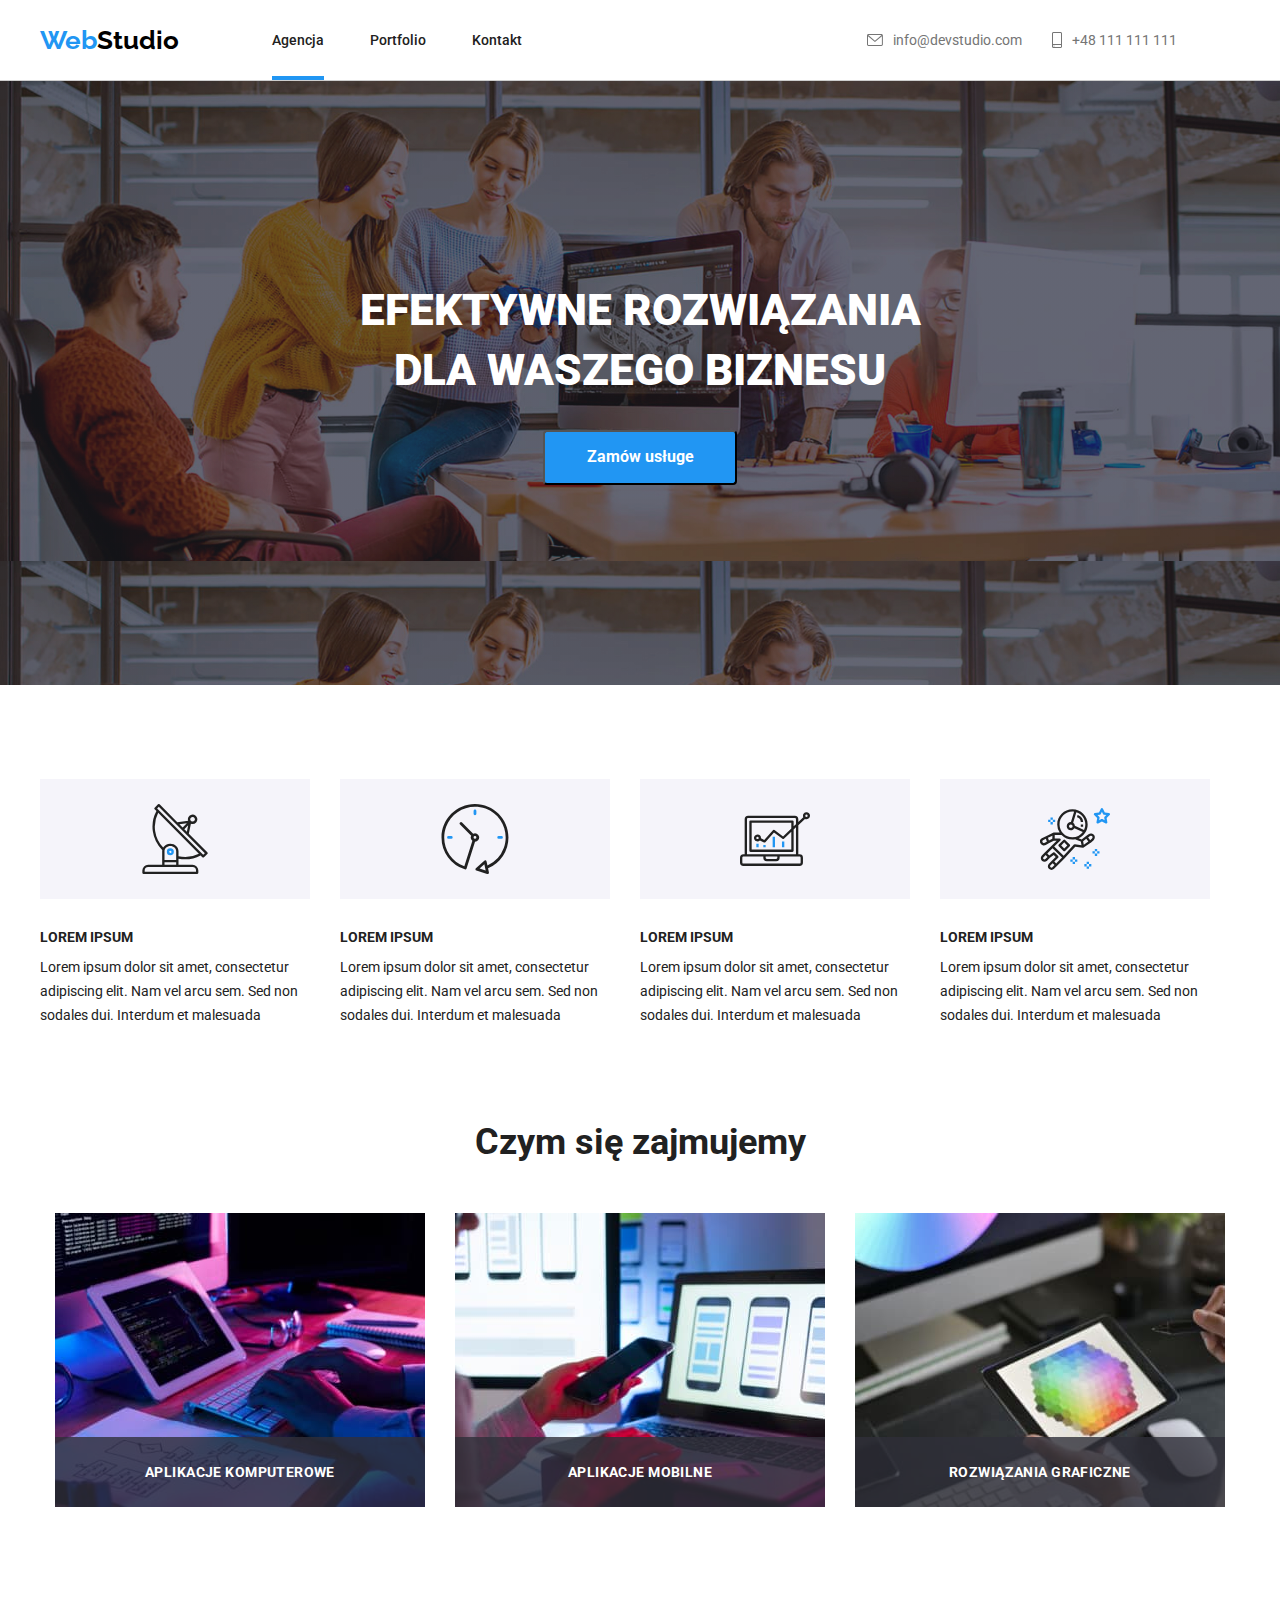
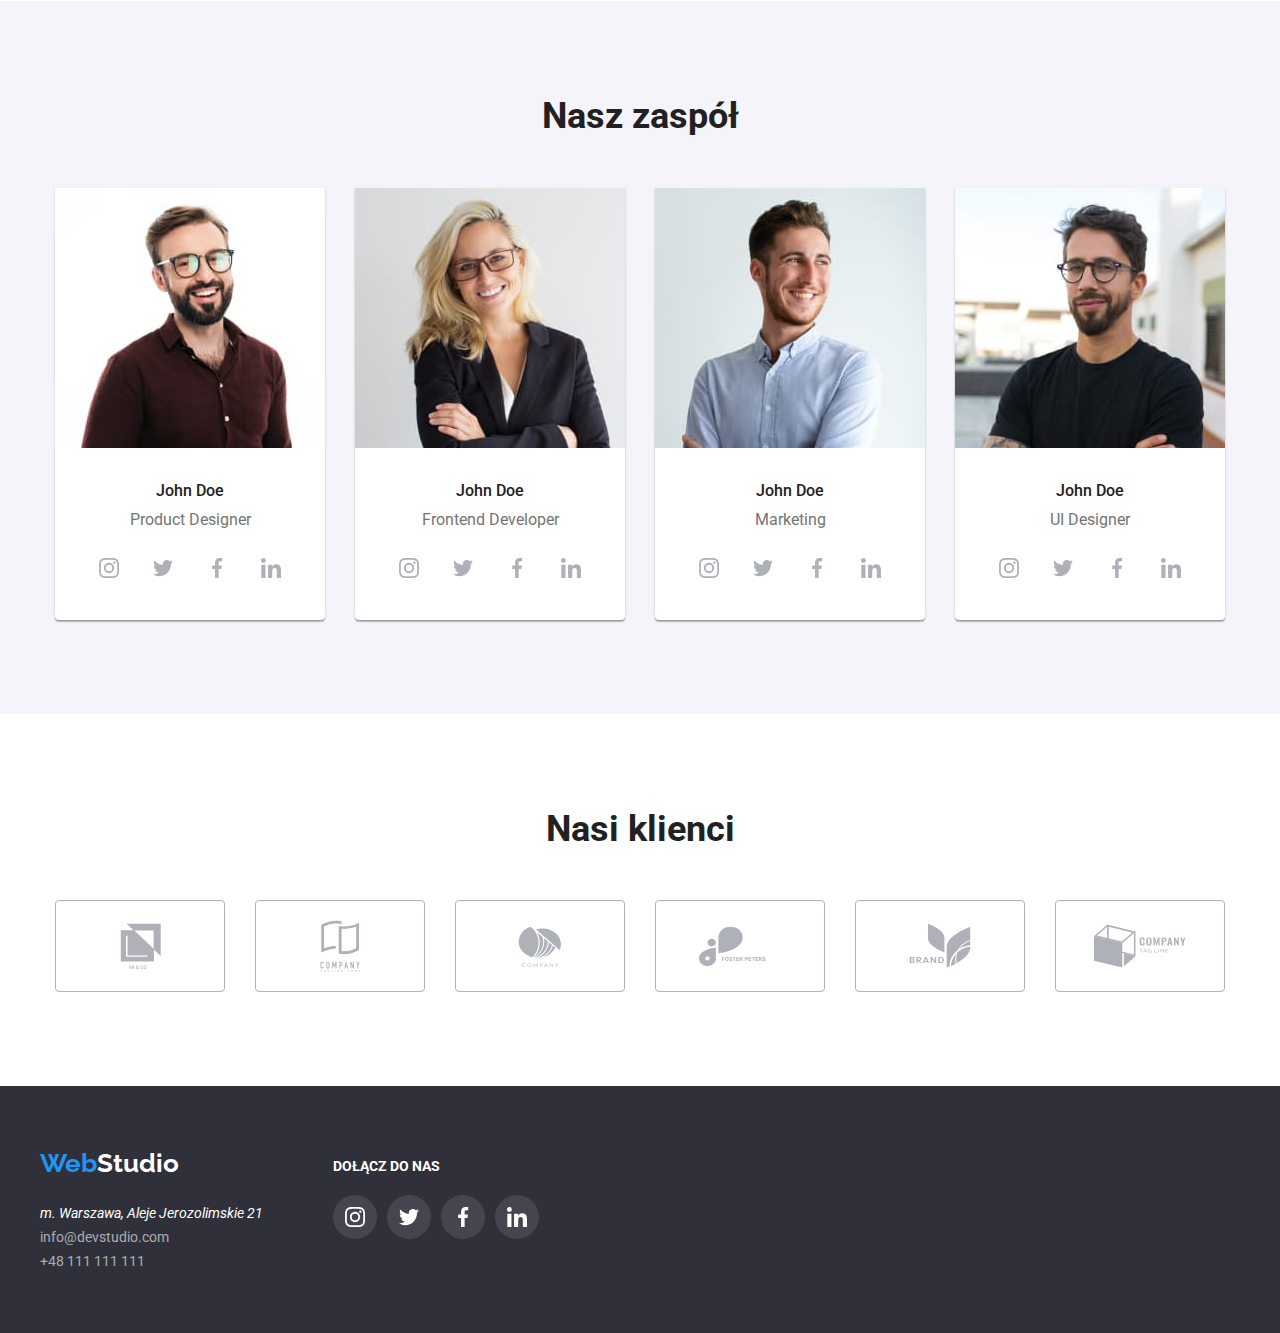
<file: index.html>
<!DOCTYPE html>
<html lang="en">
  <head>
    <meta charset="UTF-8" />
    <meta http-equiv="X-UA-Compatible" content="IE=edge" />
    <meta name="viewport" content="width=device-width, initial-scale=1.0" />
    <link rel="preconnect" href="https://fonts.googleapis.com" />
    <link rel="preconnect" href="https://fonts.gstatic.com" crossorigin />
    <link
      href="https://fonts.googleapis.com/css2?family=Raleway:wght@700&family=Roboto:wght@400;500;700;900&display=swap"
      rel="stylesheet"
    />
    <link rel="stylesheet" href="./css/modern-normalize.min.css" />
    <link rel="stylesheet" href="./css/styles.css" />
    <title>Studio</title>
  </head>
  <body>
    <header>
      <div class="container div-header">
        <a class="logo-header" href="./index.html"><span>Web</span>Studio</a>
        <nav>
          <ul class="navigation-list div-header">
            <li class="nav-border">
              <a class="navigation-item transition-element" href="./index.html"
                >Agencja</a
              >
            </li>
            <li>
              <a
                class="navigation-item transition-element"
                href="./portfolio.html"
                >Portfolio</a
              >
            </li>
            <li>
              <a class="navigation-item transition-element" href="">Kontakt</a>
            </li>
          </ul>
        </nav>
        <div class="div-contact">
          <div>
            <a
              class="contact transition-element"
              href="mailto:info@devstudio.com"
              ><svg
                class="contact-icon transition-element"
                width="16px"
                height="12px"
              >
                <use href="./images/icons.svg#icon-envelope"></use></svg
              >info@devstudio.com</a
            >
          </div>
          <div>
            <a class="contact transition-element" href="tel:info@devstudio.com"
              ><svg
                class="contact-icon transition-element"
                width="10px"
                height="16px"
              >
                <use href="./images/icons.svg#icon-smartphone"></use></svg
              >+48 111 111 111</a
            >
          </div>
        </div>
      </div>
    </header>
    <main>
      <section class="section-effective">
        <div class="effective-background">
          <div class="container order">
            <h1>
              EFEKTYWNE ROZWIĄZANIA<br />
              DLA WASZEGO BIZNESU
            </h1>
            <button data-modal-open class="button-order" type="button">
              Zamów usługe
            </button>
            <div data-modal class="backdrop is-hidden">
              <div class="modal transition-modal">
                <button class="modal-close" data-modal-close type="button">
                  <svg width="18px" height="18px">
                    <use href="./images/icons.svg#close-black"></use>
                  </svg>
                </button>
              </div>
            </div>
          </div>
        </div>
      </section>
      <section class="section">
        <div class="container">
          <ul class="list-whatwedo-text">
            <li>
              <div class="effective-icon-background">
                <svg width="70px" height="70px">
                  <use href="./images/icons.svg#icon-antenna-1"></use>
                </svg>
              </div>
              <h5>LOREM IPSUM</h5>
              <p>
                Lorem ipsum dolor sit amet, consectetur adipiscing elit. Nam vel
                arcu sem. Sed non sodales dui. Interdum et malesuada
              </p>
            </li>
            <li>
              <div class="effective-icon-background">
                <svg width="70px" height="70px">
                  <use href="./images/icons.svg#icon-clock-1"></use>
                </svg>
              </div>
              <h5>LOREM IPSUM</h5>
              <p>
                Lorem ipsum dolor sit amet, consectetur adipiscing elit. Nam vel
                arcu sem. Sed non sodales dui. Interdum et malesuada
              </p>
            </li>
            <li>
              <div class="effective-icon-background">
                <svg width="70px" height="70px">
                  <use href="./images/icons.svg#icon-diagram-1"></use>
                </svg>
              </div>
              <h5>LOREM IPSUM</h5>
              <p>
                Lorem ipsum dolor sit amet, consectetur adipiscing elit. Nam vel
                arcu sem. Sed non sodales dui. Interdum et malesuada
              </p>
            </li>
            <li>
              <div class="effective-icon-background">
                <svg width="70px" height="70px">
                  <use href="./images/icons.svg#icon-astronaut-1"></use>
                </svg>
              </div>
              <h5>LOREM IPSUM</h5>
              <p>
                Lorem ipsum dolor sit amet, consectetur adipiscing elit. Nam vel
                arcu sem. Sed non sodales dui. Interdum et malesuada
              </p>
            </li>
          </ul>
          <h2 class="headers-secondary">Czym się zajmujemy</h2>
          <ul class="list-whatwedo-picture">
            <li class="container-relative">
              <img
                src="./images/writting_on_keyboard.jpg"
                alt="Writting on keyboard"
                width="370"
                height="294"
              />
              <p class="label">APLIKACJE KOMPUTEROWE</p>
            </li>
            <li class="container-relative">
              <img
                src="./images/man_with_laptop.jpg"
                alt="Working with smartphone and laptop"
                width="370"
                height="294"
              />
              <p class="label">APLIKACJE MOBILNE</p>
            </li>
            <li class="container-relative">
              <img
                src="./images/tablet.jpg"
                alt="Tablet held in hand"
                width="370"
                height="294"
              />
              <p class="label">ROZWIĄZANIA GRAFICZNE</p>
            </li>
          </ul>
        </div>
      </section>
      <section class="section-team section">
        <div class="container">
          <h2 class="headers-secondary">Nasz zaspół</h2>
          <ul class="list-team">
            <li>
              <figure>
                <img
                  src="./images/designer.jpg"
                  alt="Jon Doe - Product Designer"
                  width="270"
                  height="260"
                />
                <figcaption class="team-figcaption">
                  <h4>John Doe</h4>
                  <p>Product Designer</p>
                  <div class="team-icon-list">
                    <a class="social-link transition-element" href="">
                      <svg
                        class="team-icon transition-element"
                        width="44px"
                        height="44px"
                      >
                        <use href="./images/icons.svg#icon-instagram-2"></use>
                      </svg>
                    </a>
                    <a class="social-link transition-element" href="">
                      <svg
                        class="team-icon transition-element"
                        width="44px"
                        height="44px"
                      >
                        <use href="./images/icons.svg#icon-twitter-1"></use>
                      </svg>
                    </a>
                    <a class="social-link transition-element" href="">
                      <svg
                        class="team-icon transition-element"
                        width="44px"
                        height="44px"
                      >
                        <use href="./images/icons.svg#icon-facebook-1"></use>
                      </svg>
                    </a>
                    <a class="social-link transition-element" href="">
                      <svg
                        class="team-icon transition-element"
                        width="44px"
                        height="44px"
                      >
                        <use href="./images/icons.svg#icon-linkedin-1"></use>
                      </svg>
                    </a>
                  </div>
                </figcaption>
              </figure>
            </li>
            <li>
              <figure>
                <img
                  src="./images/developer.jpg"
                  alt="Jon Doe - Frontend Developer"
                  width="270"
                  height="260"
                />
                <figcaption class="team-figcaption">
                  <h4>John Doe</h4>
                  <p>Frontend Developer</p>
                  <div class="team-icon-list">
                    <a class="social-link transition-element" href="">
                      <svg
                        class="team-icon transition-element"
                        width="44px"
                        height="44px"
                      >
                        <use href="./images/icons.svg#icon-instagram-2"></use>
                      </svg>
                    </a>
                    <a class="social-link transition-element" href="">
                      <svg
                        class="team-icon transition-element"
                        width="44px"
                        height="44px"
                      >
                        <use href="./images/icons.svg#icon-twitter-1"></use>
                      </svg>
                    </a>
                    <a class="social-link transition-element" href="">
                      <svg
                        class="team-icon transition-element"
                        width="44px"
                        height="44px"
                      >
                        <use href="./images/icons.svg#icon-facebook-1"></use>
                      </svg>
                    </a>
                    <a class="social-link transition-element" href="">
                      <svg
                        class="team-icon transition-element"
                        width="44px"
                        height="44px"
                      >
                        <use href="./images/icons.svg#icon-linkedin-1"></use>
                      </svg>
                    </a>
                  </div>
                </figcaption>
              </figure>
            </li>
            <li>
              <figure>
                <img
                  src="./images/marketing.jpg"
                  alt="Jon Doe - Marketing"
                  width="270"
                  height="260"
                />
                <figcaption class="team-figcaption">
                  <h4>John Doe</h4>
                  <p>Marketing</p>
                  <div class="team-icon-list transition-element">
                    <a class="social-link transition-element" href="">
                      <svg class="team-icon" width="44px" height="44px">
                        <use href="./images/icons.svg#icon-instagram-2"></use>
                      </svg>
                    </a>
                    <a class="social-link transition-element" href="">
                      <svg
                        class="team-icon transition-element"
                        width="44px"
                        height="44px"
                      >
                        <use href="./images/icons.svg#icon-twitter-1"></use>
                      </svg>
                    </a>
                    <a class="social-link transition-element" href="">
                      <svg
                        class="team-icon transition-element"
                        width="44px"
                        height="44px"
                      >
                        <use href="./images/icons.svg#icon-facebook-1"></use>
                      </svg>
                    </a>
                    <a class="social-link transition-element" href="">
                      <svg
                        class="team-icon transition-element"
                        width="44px"
                        height="44px"
                      >
                        <use href="./images/icons.svg#icon-linkedin-1"></use>
                      </svg>
                    </a>
                  </div>
                </figcaption>
              </figure>
            </li>
            <li>
              <figure>
                <img
                  src="./images/ui_designer.jpg"
                  alt="Jon Doe - UI Designer"
                  width="270"
                  height="260"
                />
                <figcaption class="team-figcaption">
                  <h4>John Doe</h4>
                  <p>UI Designer</p>
                  <div class="team-icon-list">
                    <a class="social-link transition-element" href="">
                      <svg
                        class="team-icon transition-element"
                        width="44px"
                        height="44px"
                      >
                        <use href="./images/icons.svg#icon-instagram-2"></use>
                      </svg>
                    </a>
                    <a class="social-link transition-element" href="">
                      <svg
                        class="team-icon transition-element"
                        width="44px"
                        height="44px"
                      >
                        <use href="./images/icons.svg#icon-twitter-1"></use>
                      </svg>
                    </a>
                    <a class="social-link transition-element" href="">
                      <svg
                        class="team-icon transition-element"
                        width="44px"
                        height="44px"
                      >
                        <use href="./images/icons.svg#icon-facebook-1"></use>
                      </svg>
                    </a>
                    <a class="social-link transition-element" href="">
                      <svg
                        class="team-icon transition-element"
                        width="44px"
                        height="44px"
                      >
                        <use href="./images/icons.svg#icon-linkedin-1"></use>
                      </svg>
                    </a>
                  </div>
                </figcaption>
              </figure>
            </li>
          </ul>
        </div>
      </section>
      <section class="section">
        <div class="container">
          <h2 class="headers-secondary">Nasi klienci</h2>
          <div class="list-clients">
            <a class="client-link transition-element" href=""
              ><svg
                class="client-icon transition-element"
                width="41px"
                height="46.7px"
              >
                <use href="./images/icons.svg#icon-group"></use></svg
            ></a>

            <a class="client-link transition-element" href=""
              ><svg
                class="client-icon transition-element"
                width="40px"
                height="52px"
              >
                <use href="./images/icons.svg#icon-group-1"></use></svg
            ></a>

            <a class="client-link transition-element" href=""
              ><svg
                class="client-icon transition-element"
                width="43.46px"
                height="41.18px"
              >
                <use href="./images/icons.svg#icon-group-2"></use></svg
            ></a>
            <a class="client-link transition-element" href=""
              ><svg
                class="client-icon transition-element"
                width="84.44px"
                height="40.62"
              >
                <use href="./images/icons.svg#icon-group-3"></use></svg
            ></a>

            <a class="client-link transition-element" href=""
              ><svg
                class="client-icon transition-element"
                width="62.54px"
                height="45.43px"
              >
                <use href="./images/icons.svg#icon-group-4"></use></svg
            ></a>

            <a class="client-link transition-element" href=""
              ><svg
                class="client-icon transition-element"
                width="93.79px"
                height="43.93px"
              >
                <use href="./images/icons.svg#icon-group-5"></use></svg
            ></a>
          </div>
        </div>
      </section>
    </main>
    <footer class="footer-address">
      <div class="container">
        <div>
          <a class="logo-footer" href="./index.html"><span>Web</span>Studio</a>
          <address>m. Warszawa, Aleje Jerozolimskie 21</address>
          <div>
            <a
              class="contact transition-element"
              href="mailto:info@devstudio.com"
              >info@devstudio.com</a
            ><br />
            <a class="contact transition-element" href="tel:info@devstudio.com"
              >+48 111 111 111</a
            >
          </div>
        </div>

        <div class="footer-socials">
          <div>
            <h5>DOŁĄCZ DO NAS</h5>
            <div class="footer-icon-list">
              <a class="social-link footer-link transition-element" href="">
                <svg class="footer-icon" width="44px" height="44px">
                  <use href="./images/icons.svg#icon-instagram-2"></use>
                </svg>
              </a>
              <a class="social-link footer-link transition-element" href="">
                <svg class="footer-icon" width="44px" height="44px">
                  <use href="./images/icons.svg#icon-twitter-1"></use>
                </svg>
              </a>
              <a class="social-link footer-link transition-element" href="">
                <svg class="footer-icon" width="44px" height="44px">
                  <use href="./images/icons.svg#icon-facebook-1"></use>
                </svg>
              </a>
              <a class="social-link footer-link transition-element" href="">
                <svg class="footer-icon" width="44px" height="44px">
                  <use href="./images/icons.svg#icon-linkedin-1"></use>
                </svg>
              </a>
            </div>
          </div>
        </div>
      </div>
    </footer>
    <script src="./js/modal.js"></script>
  </body>
</html>
</file>
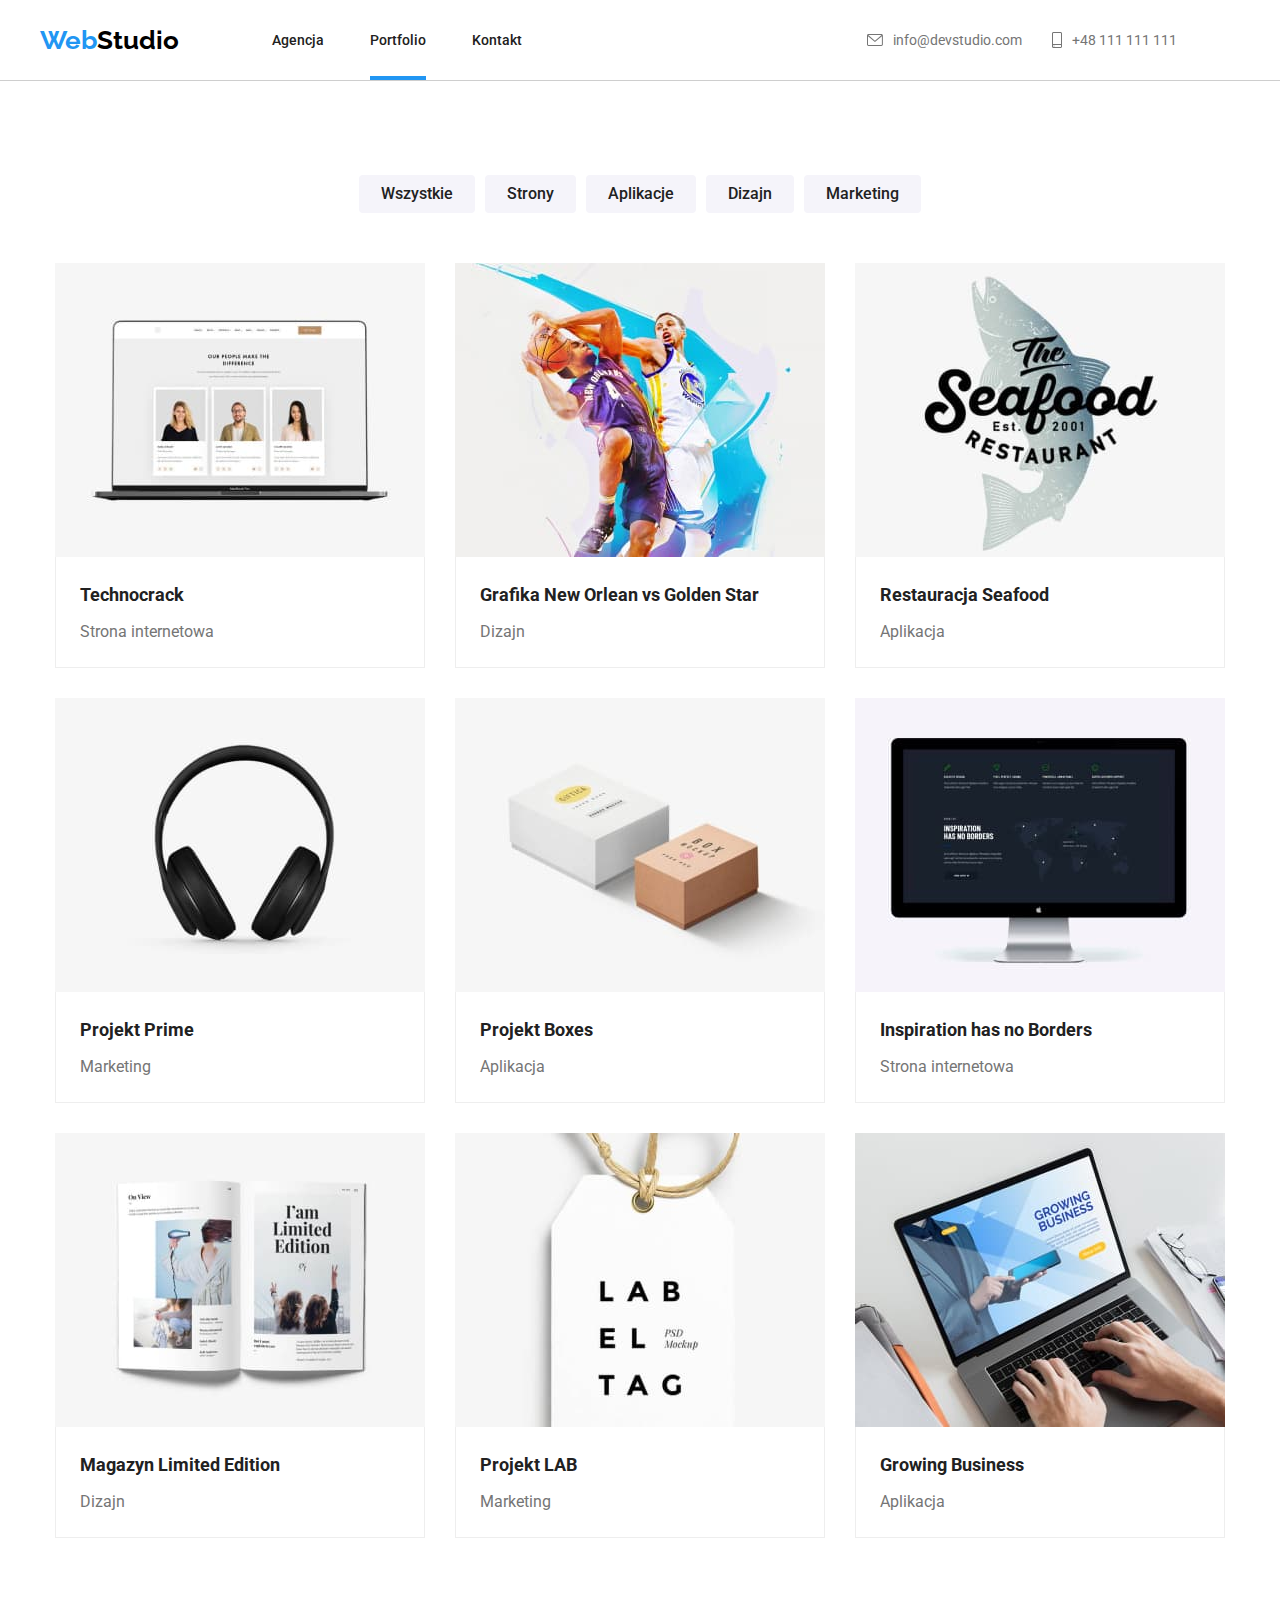
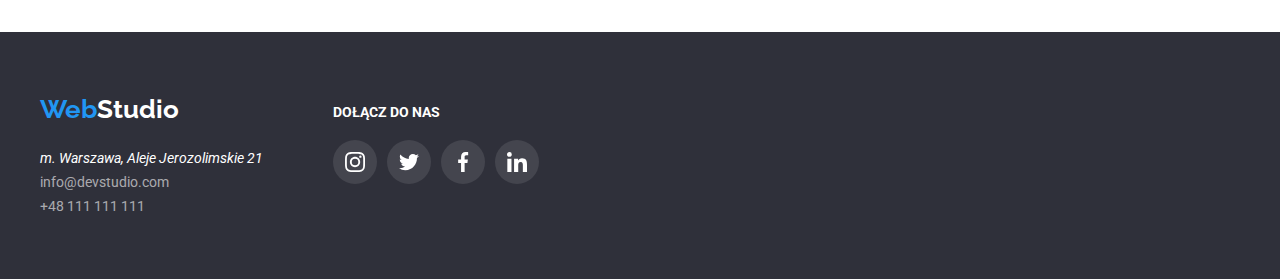
<file: portfolio.html>
<!DOCTYPE html>
<html lang="en">
  <head>
    <meta charset="UTF-8" />
    <meta http-equiv="X-UA-Compatible" content="IE=edge" />
    <meta name="viewport" content="width=device-width, initial-scale=1.0" />
    <link rel="preconnect" href="https://fonts.googleapis.com" />
    <link rel="preconnect" href="https://fonts.gstatic.com" crossorigin />
    <link
      href="https://fonts.googleapis.com/css2?family=Raleway:wght@700&family=Roboto:wght@400;500;700;900&display=swap"
      rel="stylesheet"
    />
    <link rel="stylesheet" href="./css/modern-normalize.min.css" />
    <link rel="stylesheet" href="./css/styles.css" />
    <title>Portfolio</title>
  </head>
  <body>
    <header>
      <div class="container div-header">
        <a class="logo-header" href="./index.html"><span>Web</span>Studio</a>
        <nav>
          <ul class="navigation-list div-header">
            <li>
              <a class="navigation-item transition-element" href="./index.html"
                >Agencja</a
              >
            </li>
            <li class="nav-border">
              <a
                class="navigation-item transition-element"
                href="./portfolio.html"
                >Portfolio</a
              >
            </li>
            <li>
              <a class="navigation-item transition-element" href="">Kontakt</a>
            </li>
          </ul>
        </nav>
        <div class="div-contact">
          <div>
            <a
              class="contact transition-element"
              href="mailto:info@devstudio.com"
              ><svg
                class="contact-icon transition-element"
                width="16px"
                height="12px"
              >
                <use href="./images/icons.svg#icon-envelope"></use></svg
              >info@devstudio.com</a
            >
          </div>
          <div>
            <a class="contact transition-element" href="tel:info@devstudio.com"
              ><svg
                class="contact-icon transition-element"
                width="10px"
                height="16px"
              >
                <use href="./images/icons.svg#icon-smartphone"></use></svg
              >+48 111 111 111</a
            >
          </div>
        </div>
      </div>
    </header>
    <main>
      <section class="section">
        <div class="container filter-container">
          <ul class="filter-list">
            <li>
              <button
                class="filter-list-choise transition-element"
                type="button"
              >
                Wszystkie
              </button>
            </li>
            <li>
              <button
                class="filter-list-choise transition-element"
                type="button"
              >
                Strony
              </button>
            </li>
            <li>
              <button
                class="filter-list-choise transition-element"
                type="button"
              >
                Aplikacje
              </button>
            </li>
            <li>
              <button
                class="filter-list-choise transition-element"
                type="button"
              >
                Dizajn
              </button>
            </li>
            <li>
              <button
                class="filter-list-choise transition-element"
                type="button"
              >
                Marketing
              </button>
            </li>
          </ul>
        </div>

        <div class="container">
          <ul class="filter-list-item">
            <li class="figure-shadow transition-element">
              <figure class="filter-card">
                <div class="img-container">
                  <img
                    src="./images/technocrack.jpg"
                    alt="Technocrack"
                    width="370"
                    height="294"
                  />
                  <p class="card-description">
                    Technocrack jest popularną platformą wykorzystywaną do
                    rozpowszechniania koronawirusa. Firmy wykorzystują tę
                    platformę do celów szpiegowskich i ataków na
                    niezabezpieczone serwery konkurencji
                  </p>
                </div>
                <figcaption class="filter-figcaption">
                  <h4>Technocrack</h4>
                  <p>Strona internetowa</p>
                </figcaption>
              </figure>
            </li>
            <li class="figure-shadow transition-element">
              <figure class="filter-card">
                <div class="img-container">
                  <img
                    src="./images/graphic-neworlean.jpg"
                    alt="New Orlean vs Golden Star - graphic"
                    width="370"
                    height="294"
                  />
                  <p class="card-description">
                    Technocrack jest popularną platformą wykorzystywaną do
                    rozpowszechniania koronawirusa. Firmy wykorzystują tę
                    platformę do celów szpiegowskich i ataków na
                    niezabezpieczone serwery konkurencji
                  </p>
                </div>
                <figcaption class="filter-figcaption">
                  <h4>Grafika New Orlean vs Golden Star</h4>
                  <p>Dizajn</p>
                </figcaption>
              </figure>
            </li>
            <li class="figure-shadow transition-element">
              <figure class="filter-card">
                <div class="img-container">
                  <img
                    src="./images/seafood.jpg"
                    alt="Seafood restaurant"
                    width="370"
                    height="294"
                  />
                  <p class="card-description">
                    Technocrack jest popularną platformą wykorzystywaną do
                    rozpowszechniania koronawirusa. Firmy wykorzystują tę
                    platformę do celów szpiegowskich i ataków na
                    niezabezpieczone serwery konkurencji
                  </p>
                </div>
                <figcaption class="filter-figcaption">
                  <h4>Restauracja Seafood</h4>
                  <p>Aplikacja</p>
                </figcaption>
              </figure>
            </li>
            <li class="figure-shadow transition-element">
              <figure class="filter-card">
                <div class="img-container">
                  <img
                    src="./images/prime.jpg"
                    alt="Headphones"
                    width="370"
                    height="294"
                  />
                  <p class="card-description">
                    Technocrack jest popularną platformą wykorzystywaną do
                    rozpowszechniania koronawirusa. Firmy wykorzystują tę
                    platformę do celów szpiegowskich i ataków na
                    niezabezpieczone serwery konkurencji
                  </p>
                </div>
                <figcaption class="filter-figcaption">
                  <h4>Projekt Prime</h4>
                  <p>Marketing</p>
                </figcaption>
              </figure>
            </li>
            <li class="figure-shadow transition-element">
              <figure class="filter-card">
                <div class="img-container">
                  <img
                    src="./images/boxes.jpg"
                    alt="Boxes"
                    width="370"
                    height="294"
                  />
                  <p class="card-description">
                    Technocrack jest popularną platformą wykorzystywaną do
                    rozpowszechniania koronawirusa. Firmy wykorzystują tę
                    platformę do celów szpiegowskich i ataków na
                    niezabezpieczone serwery konkurencji
                  </p>
                </div>
                <figcaption class="filter-figcaption">
                  <h4>Projekt Boxes</h4>
                  <p>Aplikacja</p>
                </figcaption>
              </figure>
            </li>
            <li class="figure-shadow transition-element">
              <figure class="filter-card">
                <div class="img-container">
                  <img
                    src="./images/inspiration.jpg"
                    alt="Monitor"
                    width="370"
                    height="294"
                  />
                  <p class="card-description">
                    Technocrack jest popularną platformą wykorzystywaną do
                    rozpowszechniania koronawirusa. Firmy wykorzystują tę
                    platformę do celów szpiegowskich i ataków na
                    niezabezpieczone serwery konkurencji
                  </p>
                </div>
                <figcaption class="filter-figcaption">
                  <h4>Inspiration has no Borders</h4>
                  <p>Strona internetowa</p>
                </figcaption>
              </figure>
            </li>
            <li class="figure-shadow transition-element">
              <figure class="filter-card">
                <div class="img-container">
                  <img
                    src="./images/limited.jpg"
                    alt="Limited Edition Magazine"
                    width="370"
                    height="294"
                  />
                  <p class="card-description">
                    Technocrack jest popularną platformą wykorzystywaną do
                    rozpowszechniania koronawirusa. Firmy wykorzystują tę
                    platformę do celów szpiegowskich i ataków na
                    niezabezpieczone serwery konkurencji
                  </p>
                </div>
                <figcaption class="filter-figcaption">
                  <h4>Magazyn Limited Edition</h4>
                  <p>Dizajn</p>
                </figcaption>
              </figure>
            </li>
            <li class="figure-shadow transition-element">
              <figure class="filter-card">
                <div class="img-container">
                  <img
                    src="./images/project-lab.jpg"
                    alt="LAB Tag"
                    width="370"
                    height="294"
                  />
                  <p class="card-description">
                    Technocrack jest popularną platformą wykorzystywaną do
                    rozpowszechniania koronawirusa. Firmy wykorzystują tę
                    platformę do celów szpiegowskich i ataków na
                    niezabezpieczone serwery konkurencji
                  </p>
                </div>
                <figcaption class="filter-figcaption">
                  <h4>Projekt LAB</h4>
                  <p>Marketing</p>
                </figcaption>
              </figure>
            </li>
            <li class="figure-shadow transition-element">
              <figure class="filter-card">
                <div class="img-container">
                  <img
                    src="./images/growing_business.jpg"
                    alt="Working on laptop"
                    width="370"
                    height="294"
                  />
                  <p class="card-description">
                    Technocrack jest popularną platformą wykorzystywaną do
                    rozpowszechniania koronawirusa. Firmy wykorzystują tę
                    platformę do celów szpiegowskich i ataków na
                    niezabezpieczone serwery konkurencji
                  </p>
                </div>
                <figcaption class="filter-figcaption">
                  <h4>Growing Business</h4>
                  <p>Aplikacja</p>
                </figcaption>
              </figure>
            </li>
          </ul>
        </div>
      </section>
    </main>
    <footer class="footer-address">
      <div class="container">
        <div>
          <a class="logo-footer" href="./index.html"><span>Web</span>Studio</a>
          <address>m. Warszawa, Aleje Jerozolimskie 21</address>
          <div>
            <a
              class="contact transition-element"
              href="mailto:info@devstudio.com"
              >info@devstudio.com</a
            ><br />
            <a class="contact transition-element" href="tel:info@devstudio.com"
              >+48 111 111 111</a
            >
          </div>
        </div>

        <div class="footer-socials">
          <div>
            <h5>DOŁĄCZ DO NAS</h5>
            <div class="footer-icon-list">
              <a class="social-link footer-link transition-element" href="">
                <svg class="footer-icon" width="44px" height="44px">
                  <use href="./images/icons.svg#icon-instagram-2"></use>
                </svg>
              </a>
              <a class="social-link footer-link transition-element" href="">
                <svg class="footer-icon" width="44px" height="44px">
                  <use href="./images/icons.svg#icon-twitter-1"></use>
                </svg>
              </a>
              <a class="social-link footer-link transition-element" href="">
                <svg class="footer-icon" width="44px" height="44px">
                  <use href="./images/icons.svg#icon-facebook-1"></use>
                </svg>
              </a>
              <a class="social-link footer-link transition-element" href="">
                <svg class="footer-icon" width="44px" height="44px">
                  <use href="./images/icons.svg#icon-linkedin-1"></use>
                </svg>
              </a>
            </div>
          </div>
        </div>
      </div>
    </footer>
  </body>
</html>
</file>
<file: css/styles.css>
body {
  font-family: "Roboto", sans-serif;
  font-size: 16px;
  color: var(--text-color-primary);
  background-color: var(--background-color-primary);
}

.logo-header {
  font-family: "Raleway", sans-serif;
  font-size: 26px;
  font-weight: 700;
  text-decoration: none;
  color: var(--logo-color-dark);
  line-height: 1.17385;
}

.logo-footer {
  font-family: "Raleway", sans-serif;
  font-size: 26px;
  font-weight: 700;
  text-decoration: none;
  color: var(--background-color-primary);
  line-height: 1.38;
  display: flex;
  margin-bottom: 20px;
}

.logo-header > span,
.logo-footer > span {
  color: var(--hover-effect);
}

.list-whatwedo-text {
  font-size: 14px;
  font-weight: 400;
  line-height: 1.71429;
  list-style-type: none;
  display: flex;
  column-gap: 30px;
}

.list-whatwedo-text h5 {
  font-size: 14px;
  line-height: 1.17214;
  margin-bottom: 10px;
}

.headers-secondary {
  font-size: 36px;
  line-height: 1.171944;
  text-align: center;
  margin-bottom: 50px;
}

.list-whatwedo-picture {
  display: flex;
  justify-content: center;
  column-gap: 30px;
  list-style-type: none;
}

.list-team {
  display: flex;
  justify-content: center;
  column-gap: 30px;
  list-style-type: none;
}

.navigation-list {
  list-style-type: none;
  font-size: 14px;
  line-height: 1.17214;
  font-weight: 500;
}

.navigation-item {
  text-decoration: none;
  color: var(--text-color-primary);
}

.navigation-item:hover,
.navigation-item:focus {
  color: var(--hover-effect);
}

.nav-border {
  position: relative;
}

.nav-border::after {
  content: "";
  position: absolute;
  bottom: -32px;
  left: 0;
  width: 100%;
  border-bottom: 4px solid var(--hover-effect);
}

.section-effective {
  color: var(--background-color-primary);
  background-color: var(--background-color-secondary);
}

.section-effective h1 {
  font-size: 44px;
  font-weight: 900;
  line-height: 1.363636;
  margin: 0 0 30px;
  text-align: center;
}

.section-team {
  background-color: var(--background-color-third);
  color: var(--text-color-primary);
  line-height: 1.171875;
}

.section-team h4 {
  font-weight: 500;
}

.section-team p {
  color: var(--text-color-secondary);
}

.button-order {
  color: var(--background-color-primary);
  background-color: var(--hover-effect);
  font-family: inherit;
  font-size: 16px;
  font-weight: 700;
  line-height: 1.9;
  cursor: pointer;
  padding: 10px 41px 10px 42px;
  border-radius: 4px;
}

.footer-address {
  font-size: 14px;
  color: var(--background-color-primary);
  background-color: var(--background-color-secondary);
  line-height: 1.7;
  padding: 60px 0;
}

.contact {
  display: flex;
  font-size: 14px;
  line-height: 1.17214;
  color: var(--text-color-secondary);
  text-decoration: none;
}

footer .contact {
  display: inline;
  font-size: 14px;
  line-height: 1.17214;
  color: var(--contact-color-footer);
  text-decoration: none;
}

.contact:hover,
.contact:focus {
  color: var(--hover-effect);
}

.contact:hover .contact-icon,
.contact:focus .contact-icon {
  fill: var(--hover-effect);
}

.filter-list {
  list-style-type: none;
  display: flex;
  justify-content: center;
  column-gap: 10px;
}
.filter-list-choise {
  background-color: var(--background-color-third);
  font-family: inherit;
  font-size: 16px;
  font-weight: 500;
  color: var(--text-color-primary);
  border: none;
  line-height: 1.626;
  cursor: pointer;
  border-radius: 4px;
  padding: 6px 22px;
}

.filter-list-choise:hover,
.filter-list-choise:focus {
  background-color: var(--hover-effect);
  color: var(--background-color-primary);
  box-shadow: 0 4px 4px 0 rgba(0, 0, 0, 25%);
}

.filter-list-item {
  color: var(--text-color-primary);
  line-height: 1.171875;
  list-style-type: none;
  display: flex;
  justify-content: center;
  flex-wrap: wrap;
  gap: 30px;
}

.filter-list-item h4 {
  font-size: 18px;
  line-height: 2;
}

.filter-list-item figcaption p {
  color: var(--text-color-secondary);
  line-height: 1.875;
}

:root {
  --logo-color-dark: #000000;
  --hover-effect: #2196f3;
  --contact-color-footer: #ffffff99;
  --text-color-primary: #212121;
  --text-color-secondary: #757575;
  --background-color-primary: #ffffff;
  --background-color-secondary: #2f303a;
  --background-color-third: #f5f4fa;
  --header-border-color: #cecece;
  --picture-border-color: #eeeeee;
  --social-icon-color: #afb1b8;
  --footer-icon: #ffffff1a;
  --label-background: #2f303acc;
  --card-background: #2196f3e6;
  --backdrop-color: #00000033;
  --modal-close-border: #0000001a;
}

.container {
  width: 1200px;
  margin: 0 auto;
}

.div-header {
  display: flex;
  align-items: center;
}

header {
  border-bottom: 1px solid var(--header-border-color);
}

.container .logo-header {
  margin-right: 93px;
  padding: 25px 0 24px;
}

.navigation-list {
  padding-left: 0;
  column-gap: 46px;
}

.div-contact {
  display: flex;
  column-gap: 30px;
  margin-left: 345px;
  margin-right: 0;
}

.section-effective .container {
  padding: 200px 0;
}

.order {
  display: flex;
  justify-content: center;
  flex-direction: column;
  align-items: center;
}

.section {
  padding: 94px 0;
}

ul,
h1,
h2,
h3,
h4,
h5,
h6,
p {
  margin: 0;
  padding: 0;
}

ul.list-whatwedo-text {
  margin-bottom: 94px;
}

figure {
  margin: 0;
  padding: 0;
  background-color: var(--background-color-primary);
}

.list-team figure {
  box-shadow: 0px 1px 3px rgba(0, 0, 0, 0.12), 0px 1px 1px rgba(0, 0, 0, 0.14),
    0px 2px 1px rgba(0, 0, 0, 0.2);
  border-radius: 0px 0px 4px 4px;
}

.team-figcaption {
  text-align: center;
  padding: 30px 0;
}

.team-figcaption h4 {
  margin-bottom: 10px;
}

.filter-figcaption {
  padding: 20px 24px;
}

.filter-figcaption h4 {
  margin-bottom: 4px;
}

figcaption.filter-figcaption {
  border-right: 1px solid var(--picture-border-color);
  border-bottom: 1px solid var(--picture-border-color);
  border-left: 1px solid var(--picture-border-color);
}

.filter-list-item img {
  display: block;
}

.container.filter-container {
  margin-bottom: 50px;
}

.effective-icon-background {
  display: flex;
  background-color: var(--background-color-third);
  margin-bottom: 30px;
  padding: 25px 100px;
}

.list-whatwedo-text li {
  max-width: 270px;
}

.team-icon-list {
  display: flex;
  column-gap: 10px;
  margin-top: 16px;
  justify-content: center;
}

.social-links {
  display: flex;

  padding: 12px;
}

.team-icon {
  display: flex;
  fill: var(--social-icon-color);
  padding: 12px;
}

.social-link {
  border-radius: 50%;
}

.team-icon:hover,
.social-link:focus .team-icon {
  fill: var(--background-color-primary);
}
.social-link:hover,
.social-link:focus {
  cursor: pointer;
  border-radius: 50%;
  background-color: var(--hover-effect);
}

.list-clients {
  display: flex;
  justify-content: center;
  column-gap: 30px;
}
.client-icon {
  fill: var(--social-icon-color);
}
.client-link {
  display: flex;
  width: 170px;
  height: 92px;
  justify-content: center;
  align-items: center;
  border: 1px solid var(--social-icon-color);
  border-radius: 4px;
}

.client-link:hover,
.client-link:focus {
  border-color: var(--hover-effect);
  cursor: pointer;
}
.client-link:hover .client-icon,
.client-link:focus .client-icon {
  fill: var(--hover-effect);
  border-color: var(--hover-effect);
  cursor: pointer;
}
.contact-icon {
  fill: #757575;
  margin-right: 10px;
  align-self: center;
}

.footer-address .container {
  display: flex;
}

.footer-icon {
  display: flex;
  fill: var(--background-color-primary);
  padding: 12px;
}
.footer-link {
  border-radius: 50%;
  background-color: var(--footer-icon);
}

.footer-socials {
  margin-left: 70px;
  padding-top: 12px;
}
.footer-icon-list {
  display: flex;
  column-gap: 10px;
  margin-top: 20px;
}

.figure-shadow:hover {
  box-shadow: 0px 1px 1px 0px rgba(0, 0, 0, 12%),
    0px 4px 4px 0px rgba(0, 0, 0, 6%), 1px 4px 6px 0px rgba(0, 0, 0, 0.12);
}
.footer-socials h5 {
  font-size: 14px;
  line-height: 1.17214;
  margin-bottom: 20px;
}
.effective-background {
  background-image: linear-gradient(to right, #2f303a66 50%, #2f303a66 100%),
    url(../images/people-working.jpg);

  background-size: contain;
  max-width: 1600px;
  margin: auto;
}

.transition-element {
  transition-property: color, background-color, box-shadow, fill, border-color;
  transition-duration: 250ms;
  transition-timing-function: cubic-bezier(0.4, 0, 0.2, 1);
}

.container-relative {
  position: relative;
  height: 294px;
  z-index: 0;
}

.label {
  position: absolute;
  bottom: 0;
  width: 100%;
  height: 70px;
  text-align: center;
  padding-top: 27px;
  color: var(--background-color-primary);
  background-color: var(--label-background);
  font-size: 14px;
  font-weight: 700;
  line-height: 1.17214;
  letter-spacing: 0.03em;
}

.img-container {
  width: 370px;
  display: block;
  position: relative;
  overflow: hidden;
}

.filter-card:hover .card-description {
  transform: translateY(0);
}

.card-description {
  margin: 0;
  position: absolute;
  left: 0;
  top: 0;
  right: 0;
  bottom: 0;
  padding: 49px 45px 49px 24px;
  background-color: var(--card-background);
  font-size: 18px;
  color: var(--background-color-primary);
  line-height: 1.5556;
  transform: translateY(100%);
  transition-duration: 250ms;
}

.is-hidden {
  visibility: hidden;
  opacity: 0;
  pointer-events: none;
}

.backdrop {
  position: fixed;
  left: 0;
  top: 0;
  right: 0;
  bottom: 0;
  background-color: var(--backdrop-color);
  z-index: 1;
  transition-duration: 1s;
}

.modal {
  position: absolute;
  left: 50%;
  top: 50%;
  background-color: var(--background-color-primary);
  transform: translate(-50%, -50%) scale(1);
  width: 528px;
  height: 581px;
  z-index: 1;
  transition-property: transform;
  transition-duration: 1s;
  transition-timing-function: linear;
}

.is-hidden .modal {
  transform: translate(-50%, -50%) scale(0);
}

.modal-close {
  position: absolute;
  top: 8px;
  right: 8px;
  padding: 6px;
  border: 1px;
  background-color: var(--background-color-primary);
  border-style: solid;
  border-color: var(--modal-close-border);
  border-radius: 50%;
  width: 30px;
  height: 30px;
}
</file>
